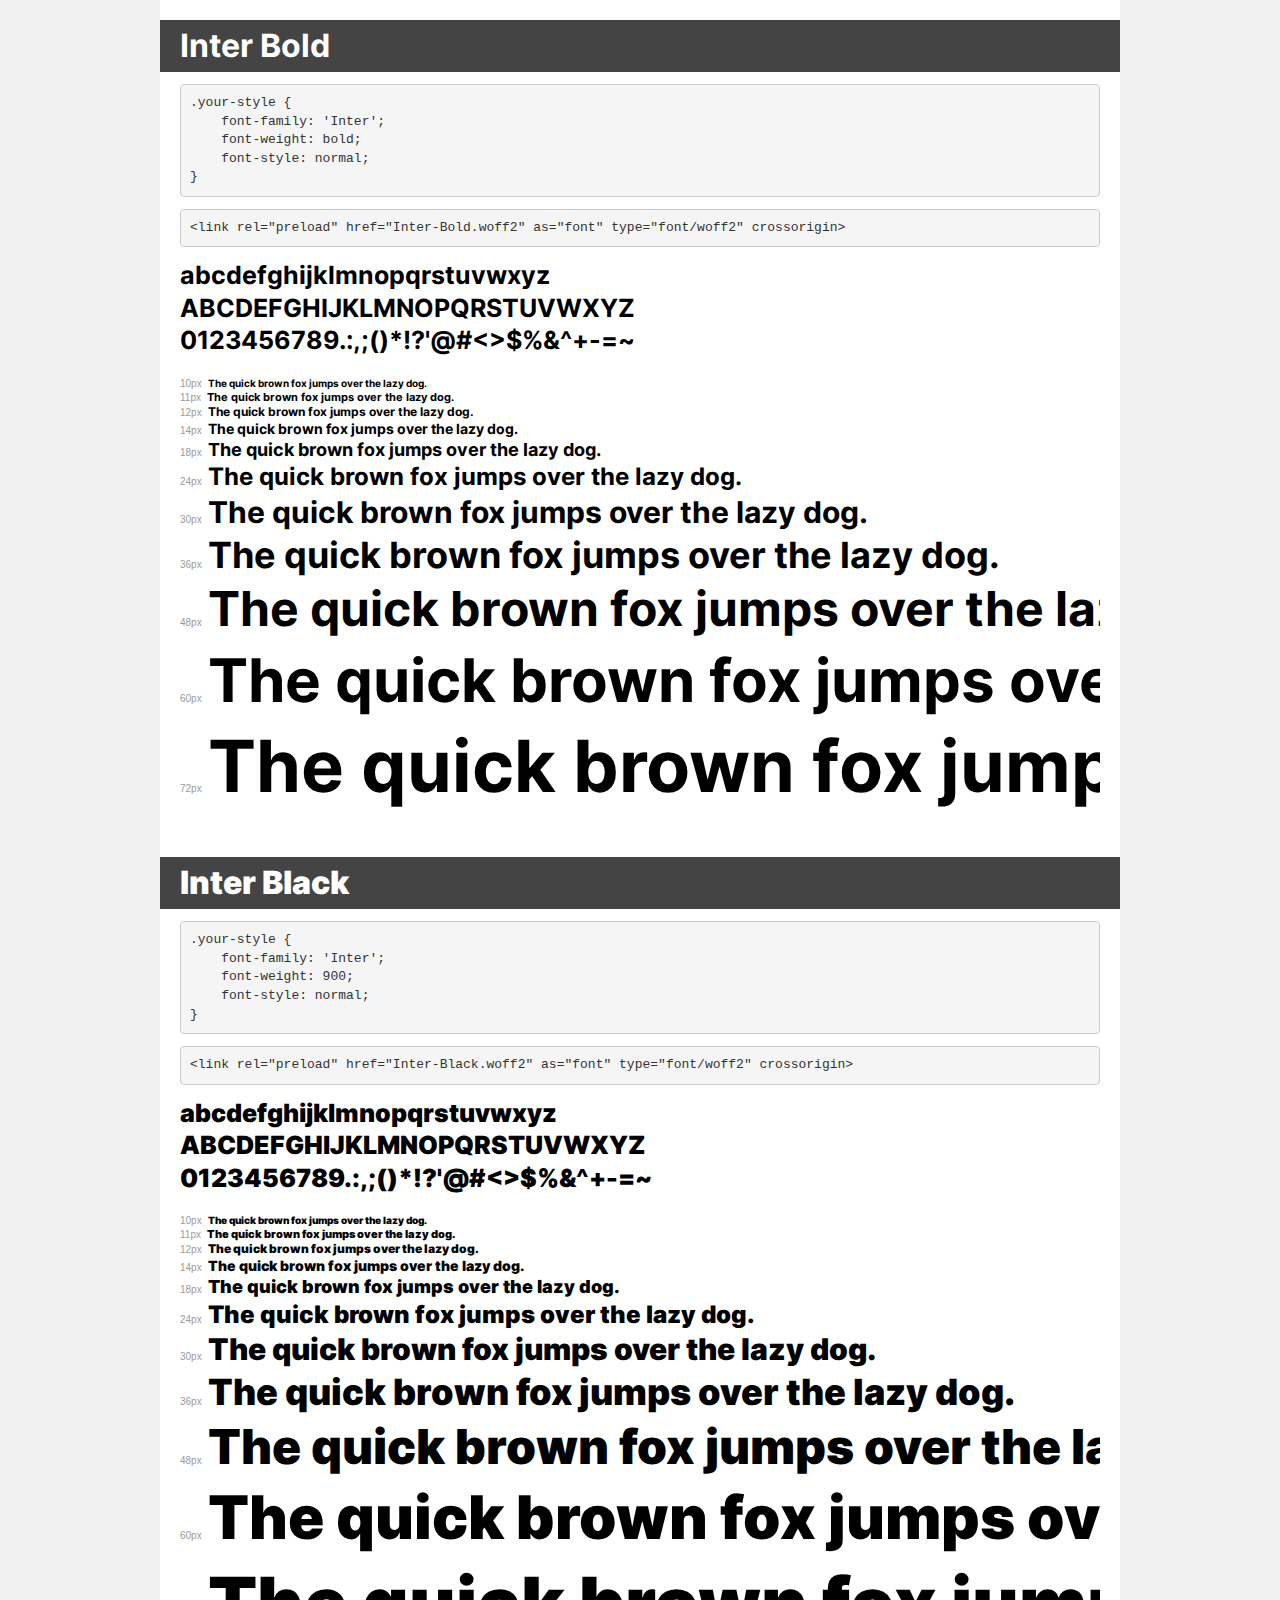
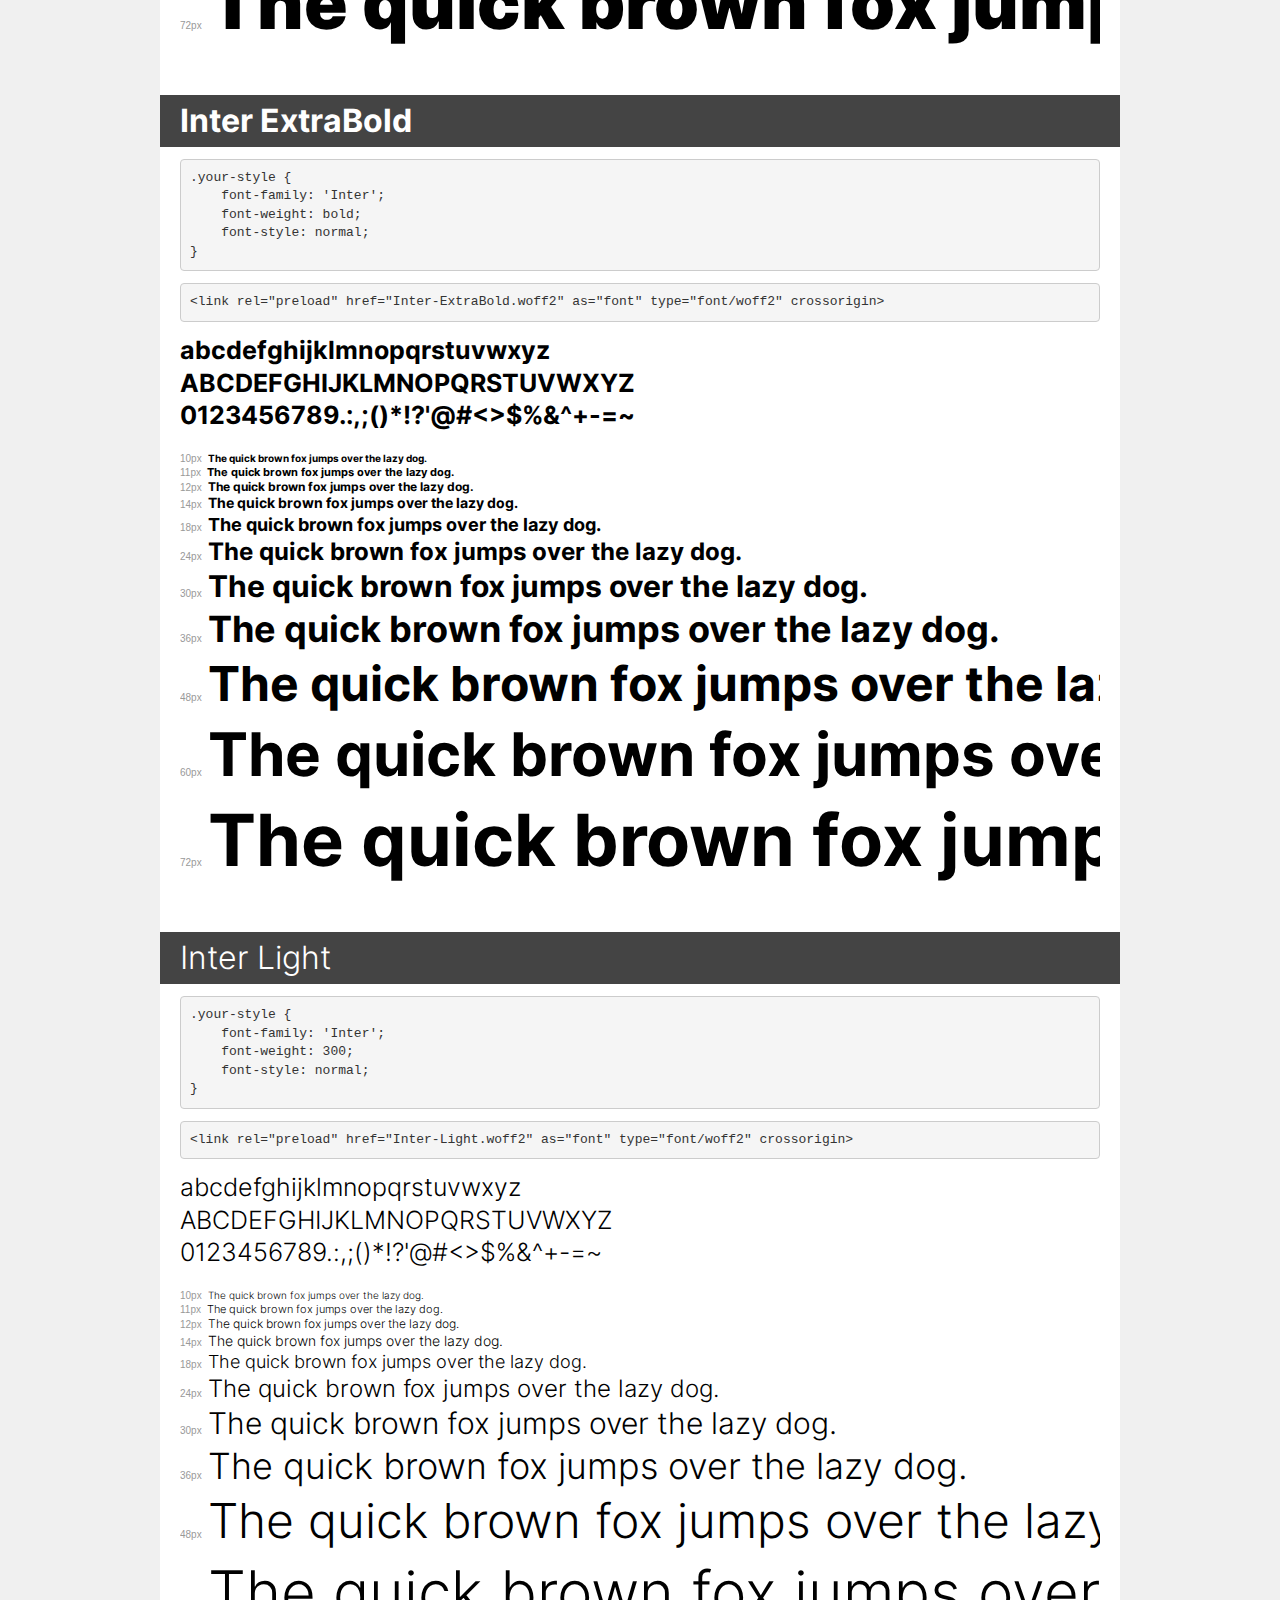
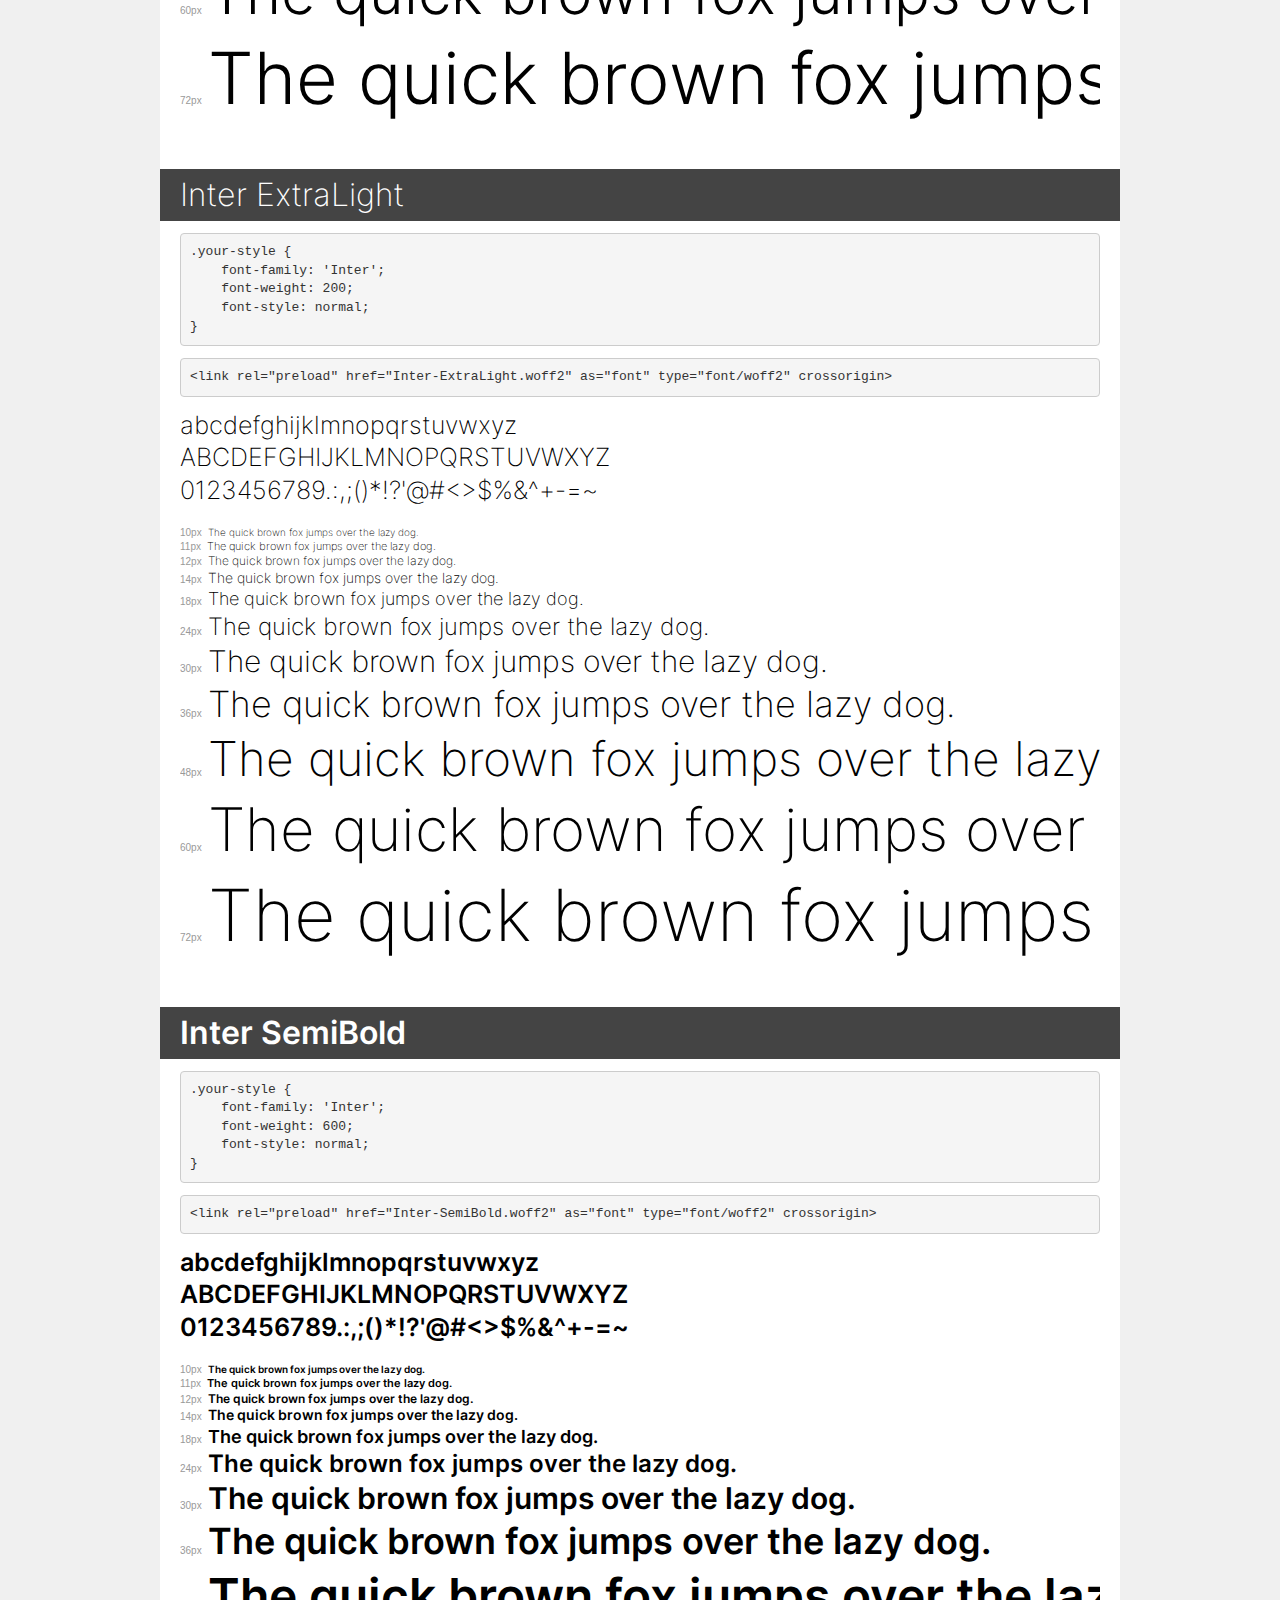
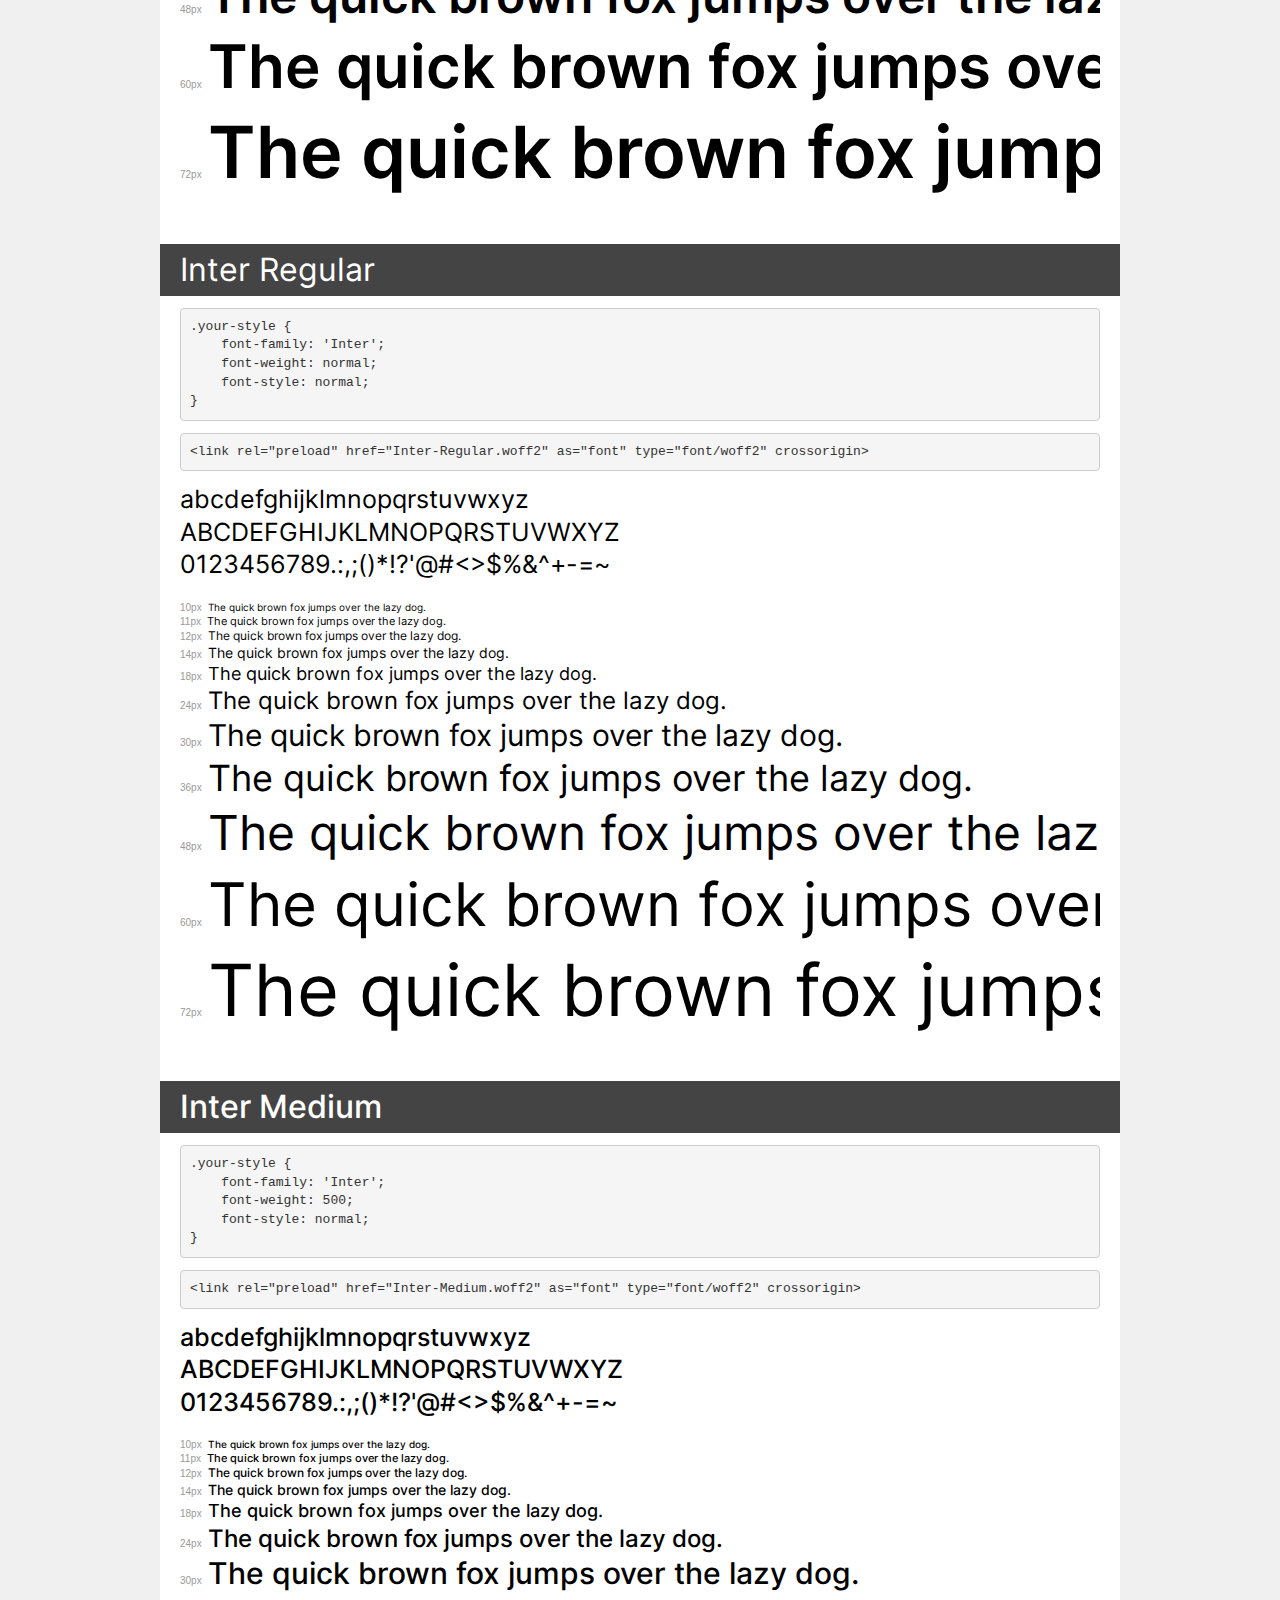
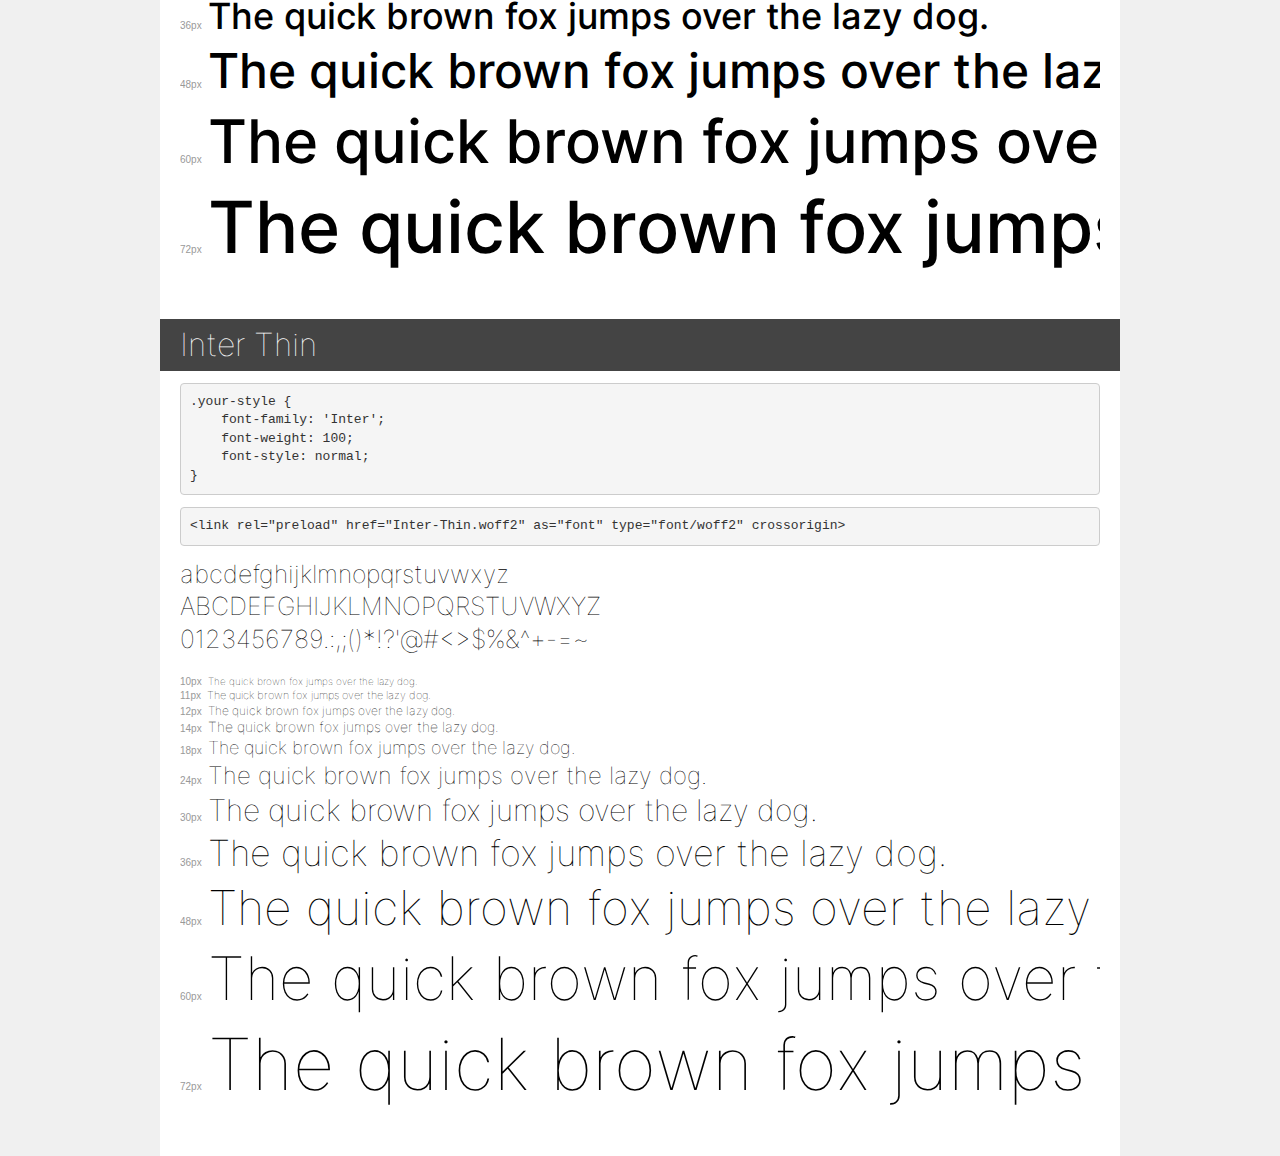
<file: src/main/resources/static/fonts/demo.html>
<!DOCTYPE html>
<html lang="en">
<head>
    <meta charset="utf-8">
    <meta http-equiv="X-UA-Compatible" content="IE=edge">
    <meta name="viewport" content="width=device-width, initial-scale=1">
    <meta name="robots" content="noindex, noarchive">
    <meta name="format-detection" content="telephone=no">
    <title>Transfonter demo</title>
    <link href="stylesheet.css" rel="stylesheet">
    <style>
        /*
        http://meyerweb.com/eric/tools/css/reset/
        v2.0 | 20110126
        License: none (public domain)
        */
        html, body, div, span, applet, object, iframe,
        h1, h2, h3, h4, h5, h6, p, blockquote, pre,
        a, abbr, acronym, address, big, cite, code,
        del, dfn, em, img, ins, kbd, q, s, samp,
        small, strike, strong, sub, sup, tt, var,
        b, u, i, center,
        dl, dt, dd, ol, ul, li,
        fieldset, form, label, legend,
        table, caption, tbody, tfoot, thead, tr, th, td,
        article, aside, canvas, details, embed,
        figure, figcaption, footer, header, hgroup,
        menu, nav, output, ruby, section, summary,
        time, mark, audio, video {
            margin: 0;
            padding: 0;
            border: 0;
            font-size: 100%;
            font: inherit;
            vertical-align: baseline;
        }
        /* HTML5 display-role reset for older browsers */
        article, aside, details, figcaption, figure,
        footer, header, hgroup, menu, nav, section {
            display: block;
        }
        body {
            line-height: 1;
        }
        ol, ul {
            list-style: none;
        }
        blockquote, q {
            quotes: none;
        }
        blockquote:before, blockquote:after,
        q:before, q:after {
            content: '';
            content: none;
        }
        table {
            border-collapse: collapse;
            border-spacing: 0;
        }
        /* demo styles */
        body {
            background: #f0f0f0;
            color: #000;
        }
        .page {
            background: #fff;
            width: 920px;
            margin: 0 auto;
            padding: 20px 20px 0 20px;
            overflow: hidden;
        }
        .font-container {
            overflow-x: auto;
            overflow-y: hidden;
            margin-bottom: 40px;
            line-height: 1.3;
            white-space: nowrap;
            padding-bottom: 5px;
        }
        h1 {
            position: relative;
            background: #444;
            font-size: 32px;
            color: #fff;
            padding: 10px 20px;
            margin: 0 -20px 12px -20px;
        }
        .letters {
            font-size: 25px;
            margin-bottom: 20px;
        }
        .s10:before {
            content: '10px';
        }
        .s11:before {
            content: '11px';
        }
        .s12:before {
            content: '12px';
        }
        .s14:before {
            content: '14px';
        }
        .s18:before {
            content: '18px';
        }
        .s24:before {
            content: '24px';
        }
        .s30:before {
            content: '30px';
        }
        .s36:before {
            content: '36px';
        }
        .s48:before {
            content: '48px';
        }
        .s60:before {
            content: '60px';
        }
        .s72:before {
            content: '72px';
        }
        .s10:before, .s11:before, .s12:before, .s14:before,
        .s18:before, .s24:before, .s30:before, .s36:before,
        .s48:before, .s60:before, .s72:before {
            font-family: Arial, sans-serif;
            font-size: 10px;
            font-weight: normal;
            font-style: normal;
            color: #999;
            padding-right: 6px;
        }
        pre {
            display: block;
            padding: 9px;
            margin: 0 0 12px;
            font-family: Monaco, Menlo, Consolas, "Courier New", monospace;
            font-size: 13px;
            line-height: 1.428571429;
            color: #333;
            font-weight: normal;
            font-style: normal;
            background-color: #f5f5f5;
            border: 1px solid #ccc;
            overflow-x: auto;
            border-radius: 4px;
        }
        /* responsive */
        @media (max-width: 959px) {
            .page {
                width: auto;
                margin: 0;
            }
        }
    </style>
</head>
<body>
<div class="page">
    <div class="demo">
        <h1 style="font-family: 'Inter'; font-weight: bold; font-style: normal;">Inter Bold</h1>
        <pre title="Usage">.your-style {
    font-family: 'Inter';
    font-weight: bold;
    font-style: normal;
}</pre>
        <pre title="Preload (optional)">
&lt;link rel=&quot;preload&quot; href=&quot;Inter-Bold.woff2&quot; as=&quot;font&quot; type=&quot;font/woff2&quot; crossorigin&gt;</pre>
        <div class="font-container" style="font-family: 'Inter'; font-weight: bold; font-style: normal;">
            <p class="letters">
                abcdefghijklmnopqrstuvwxyz<br>
ABCDEFGHIJKLMNOPQRSTUVWXYZ<br>
                0123456789.:,;()*!?'@#&lt;&gt;$%&^+-=~
            </p>
            <p class="s10" style="font-size: 10px;">The quick brown fox jumps over the lazy dog.</p>
            <p class="s11" style="font-size: 11px;">The quick brown fox jumps over the lazy dog.</p>
            <p class="s12" style="font-size: 12px;">The quick brown fox jumps over the lazy dog.</p>
            <p class="s14" style="font-size: 14px;">The quick brown fox jumps over the lazy dog.</p>
            <p class="s18" style="font-size: 18px;">The quick brown fox jumps over the lazy dog.</p>
            <p class="s24" style="font-size: 24px;">The quick brown fox jumps over the lazy dog.</p>
            <p class="s30" style="font-size: 30px;">The quick brown fox jumps over the lazy dog.</p>
            <p class="s36" style="font-size: 36px;">The quick brown fox jumps over the lazy dog.</p>
            <p class="s48" style="font-size: 48px;">The quick brown fox jumps over the lazy dog.</p>
            <p class="s60" style="font-size: 60px;">The quick brown fox jumps over the lazy dog.</p>
            <p class="s72" style="font-size: 72px;">The quick brown fox jumps over the lazy dog.</p>
        </div>
    </div>

    <div class="demo">
        <h1 style="font-family: 'Inter'; font-weight: 900; font-style: normal;">Inter Black</h1>
        <pre title="Usage">.your-style {
    font-family: 'Inter';
    font-weight: 900;
    font-style: normal;
}</pre>
        <pre title="Preload (optional)">
&lt;link rel=&quot;preload&quot; href=&quot;Inter-Black.woff2&quot; as=&quot;font&quot; type=&quot;font/woff2&quot; crossorigin&gt;</pre>
        <div class="font-container" style="font-family: 'Inter'; font-weight: 900; font-style: normal;">
            <p class="letters">
                abcdefghijklmnopqrstuvwxyz<br>
ABCDEFGHIJKLMNOPQRSTUVWXYZ<br>
                0123456789.:,;()*!?'@#&lt;&gt;$%&^+-=~
            </p>
            <p class="s10" style="font-size: 10px;">The quick brown fox jumps over the lazy dog.</p>
            <p class="s11" style="font-size: 11px;">The quick brown fox jumps over the lazy dog.</p>
            <p class="s12" style="font-size: 12px;">The quick brown fox jumps over the lazy dog.</p>
            <p class="s14" style="font-size: 14px;">The quick brown fox jumps over the lazy dog.</p>
            <p class="s18" style="font-size: 18px;">The quick brown fox jumps over the lazy dog.</p>
            <p class="s24" style="font-size: 24px;">The quick brown fox jumps over the lazy dog.</p>
            <p class="s30" style="font-size: 30px;">The quick brown fox jumps over the lazy dog.</p>
            <p class="s36" style="font-size: 36px;">The quick brown fox jumps over the lazy dog.</p>
            <p class="s48" style="font-size: 48px;">The quick brown fox jumps over the lazy dog.</p>
            <p class="s60" style="font-size: 60px;">The quick brown fox jumps over the lazy dog.</p>
            <p class="s72" style="font-size: 72px;">The quick brown fox jumps over the lazy dog.</p>
        </div>
    </div>

    <div class="demo">
        <h1 style="font-family: 'Inter'; font-weight: bold; font-style: normal;">Inter ExtraBold</h1>
        <pre title="Usage">.your-style {
    font-family: 'Inter';
    font-weight: bold;
    font-style: normal;
}</pre>
        <pre title="Preload (optional)">
&lt;link rel=&quot;preload&quot; href=&quot;Inter-ExtraBold.woff2&quot; as=&quot;font&quot; type=&quot;font/woff2&quot; crossorigin&gt;</pre>
        <div class="font-container" style="font-family: 'Inter'; font-weight: bold; font-style: normal;">
            <p class="letters">
                abcdefghijklmnopqrstuvwxyz<br>
ABCDEFGHIJKLMNOPQRSTUVWXYZ<br>
                0123456789.:,;()*!?'@#&lt;&gt;$%&^+-=~
            </p>
            <p class="s10" style="font-size: 10px;">The quick brown fox jumps over the lazy dog.</p>
            <p class="s11" style="font-size: 11px;">The quick brown fox jumps over the lazy dog.</p>
            <p class="s12" style="font-size: 12px;">The quick brown fox jumps over the lazy dog.</p>
            <p class="s14" style="font-size: 14px;">The quick brown fox jumps over the lazy dog.</p>
            <p class="s18" style="font-size: 18px;">The quick brown fox jumps over the lazy dog.</p>
            <p class="s24" style="font-size: 24px;">The quick brown fox jumps over the lazy dog.</p>
            <p class="s30" style="font-size: 30px;">The quick brown fox jumps over the lazy dog.</p>
            <p class="s36" style="font-size: 36px;">The quick brown fox jumps over the lazy dog.</p>
            <p class="s48" style="font-size: 48px;">The quick brown fox jumps over the lazy dog.</p>
            <p class="s60" style="font-size: 60px;">The quick brown fox jumps over the lazy dog.</p>
            <p class="s72" style="font-size: 72px;">The quick brown fox jumps over the lazy dog.</p>
        </div>
    </div>

    <div class="demo">
        <h1 style="font-family: 'Inter'; font-weight: 300; font-style: normal;">Inter Light</h1>
        <pre title="Usage">.your-style {
    font-family: 'Inter';
    font-weight: 300;
    font-style: normal;
}</pre>
        <pre title="Preload (optional)">
&lt;link rel=&quot;preload&quot; href=&quot;Inter-Light.woff2&quot; as=&quot;font&quot; type=&quot;font/woff2&quot; crossorigin&gt;</pre>
        <div class="font-container" style="font-family: 'Inter'; font-weight: 300; font-style: normal;">
            <p class="letters">
                abcdefghijklmnopqrstuvwxyz<br>
ABCDEFGHIJKLMNOPQRSTUVWXYZ<br>
                0123456789.:,;()*!?'@#&lt;&gt;$%&^+-=~
            </p>
            <p class="s10" style="font-size: 10px;">The quick brown fox jumps over the lazy dog.</p>
            <p class="s11" style="font-size: 11px;">The quick brown fox jumps over the lazy dog.</p>
            <p class="s12" style="font-size: 12px;">The quick brown fox jumps over the lazy dog.</p>
            <p class="s14" style="font-size: 14px;">The quick brown fox jumps over the lazy dog.</p>
            <p class="s18" style="font-size: 18px;">The quick brown fox jumps over the lazy dog.</p>
            <p class="s24" style="font-size: 24px;">The quick brown fox jumps over the lazy dog.</p>
            <p class="s30" style="font-size: 30px;">The quick brown fox jumps over the lazy dog.</p>
            <p class="s36" style="font-size: 36px;">The quick brown fox jumps over the lazy dog.</p>
            <p class="s48" style="font-size: 48px;">The quick brown fox jumps over the lazy dog.</p>
            <p class="s60" style="font-size: 60px;">The quick brown fox jumps over the lazy dog.</p>
            <p class="s72" style="font-size: 72px;">The quick brown fox jumps over the lazy dog.</p>
        </div>
    </div>

    <div class="demo">
        <h1 style="font-family: 'Inter'; font-weight: 200; font-style: normal;">Inter ExtraLight</h1>
        <pre title="Usage">.your-style {
    font-family: 'Inter';
    font-weight: 200;
    font-style: normal;
}</pre>
        <pre title="Preload (optional)">
&lt;link rel=&quot;preload&quot; href=&quot;Inter-ExtraLight.woff2&quot; as=&quot;font&quot; type=&quot;font/woff2&quot; crossorigin&gt;</pre>
        <div class="font-container" style="font-family: 'Inter'; font-weight: 200; font-style: normal;">
            <p class="letters">
                abcdefghijklmnopqrstuvwxyz<br>
ABCDEFGHIJKLMNOPQRSTUVWXYZ<br>
                0123456789.:,;()*!?'@#&lt;&gt;$%&^+-=~
            </p>
            <p class="s10" style="font-size: 10px;">The quick brown fox jumps over the lazy dog.</p>
            <p class="s11" style="font-size: 11px;">The quick brown fox jumps over the lazy dog.</p>
            <p class="s12" style="font-size: 12px;">The quick brown fox jumps over the lazy dog.</p>
            <p class="s14" style="font-size: 14px;">The quick brown fox jumps over the lazy dog.</p>
            <p class="s18" style="font-size: 18px;">The quick brown fox jumps over the lazy dog.</p>
            <p class="s24" style="font-size: 24px;">The quick brown fox jumps over the lazy dog.</p>
            <p class="s30" style="font-size: 30px;">The quick brown fox jumps over the lazy dog.</p>
            <p class="s36" style="font-size: 36px;">The quick brown fox jumps over the lazy dog.</p>
            <p class="s48" style="font-size: 48px;">The quick brown fox jumps over the lazy dog.</p>
            <p class="s60" style="font-size: 60px;">The quick brown fox jumps over the lazy dog.</p>
            <p class="s72" style="font-size: 72px;">The quick brown fox jumps over the lazy dog.</p>
        </div>
    </div>

    <div class="demo">
        <h1 style="font-family: 'Inter'; font-weight: 600; font-style: normal;">Inter SemiBold</h1>
        <pre title="Usage">.your-style {
    font-family: 'Inter';
    font-weight: 600;
    font-style: normal;
}</pre>
        <pre title="Preload (optional)">
&lt;link rel=&quot;preload&quot; href=&quot;Inter-SemiBold.woff2&quot; as=&quot;font&quot; type=&quot;font/woff2&quot; crossorigin&gt;</pre>
        <div class="font-container" style="font-family: 'Inter'; font-weight: 600; font-style: normal;">
            <p class="letters">
                abcdefghijklmnopqrstuvwxyz<br>
ABCDEFGHIJKLMNOPQRSTUVWXYZ<br>
                0123456789.:,;()*!?'@#&lt;&gt;$%&^+-=~
            </p>
            <p class="s10" style="font-size: 10px;">The quick brown fox jumps over the lazy dog.</p>
            <p class="s11" style="font-size: 11px;">The quick brown fox jumps over the lazy dog.</p>
            <p class="s12" style="font-size: 12px;">The quick brown fox jumps over the lazy dog.</p>
            <p class="s14" style="font-size: 14px;">The quick brown fox jumps over the lazy dog.</p>
            <p class="s18" style="font-size: 18px;">The quick brown fox jumps over the lazy dog.</p>
            <p class="s24" style="font-size: 24px;">The quick brown fox jumps over the lazy dog.</p>
            <p class="s30" style="font-size: 30px;">The quick brown fox jumps over the lazy dog.</p>
            <p class="s36" style="font-size: 36px;">The quick brown fox jumps over the lazy dog.</p>
            <p class="s48" style="font-size: 48px;">The quick brown fox jumps over the lazy dog.</p>
            <p class="s60" style="font-size: 60px;">The quick brown fox jumps over the lazy dog.</p>
            <p class="s72" style="font-size: 72px;">The quick brown fox jumps over the lazy dog.</p>
        </div>
    </div>

    <div class="demo">
        <h1 style="font-family: 'Inter'; font-weight: normal; font-style: normal;">Inter Regular</h1>
        <pre title="Usage">.your-style {
    font-family: 'Inter';
    font-weight: normal;
    font-style: normal;
}</pre>
        <pre title="Preload (optional)">
&lt;link rel=&quot;preload&quot; href=&quot;Inter-Regular.woff2&quot; as=&quot;font&quot; type=&quot;font/woff2&quot; crossorigin&gt;</pre>
        <div class="font-container" style="font-family: 'Inter'; font-weight: normal; font-style: normal;">
            <p class="letters">
                abcdefghijklmnopqrstuvwxyz<br>
ABCDEFGHIJKLMNOPQRSTUVWXYZ<br>
                0123456789.:,;()*!?'@#&lt;&gt;$%&^+-=~
            </p>
            <p class="s10" style="font-size: 10px;">The quick brown fox jumps over the lazy dog.</p>
            <p class="s11" style="font-size: 11px;">The quick brown fox jumps over the lazy dog.</p>
            <p class="s12" style="font-size: 12px;">The quick brown fox jumps over the lazy dog.</p>
            <p class="s14" style="font-size: 14px;">The quick brown fox jumps over the lazy dog.</p>
            <p class="s18" style="font-size: 18px;">The quick brown fox jumps over the lazy dog.</p>
            <p class="s24" style="font-size: 24px;">The quick brown fox jumps over the lazy dog.</p>
            <p class="s30" style="font-size: 30px;">The quick brown fox jumps over the lazy dog.</p>
            <p class="s36" style="font-size: 36px;">The quick brown fox jumps over the lazy dog.</p>
            <p class="s48" style="font-size: 48px;">The quick brown fox jumps over the lazy dog.</p>
            <p class="s60" style="font-size: 60px;">The quick brown fox jumps over the lazy dog.</p>
            <p class="s72" style="font-size: 72px;">The quick brown fox jumps over the lazy dog.</p>
        </div>
    </div>

    <div class="demo">
        <h1 style="font-family: 'Inter'; font-weight: 500; font-style: normal;">Inter Medium</h1>
        <pre title="Usage">.your-style {
    font-family: 'Inter';
    font-weight: 500;
    font-style: normal;
}</pre>
        <pre title="Preload (optional)">
&lt;link rel=&quot;preload&quot; href=&quot;Inter-Medium.woff2&quot; as=&quot;font&quot; type=&quot;font/woff2&quot; crossorigin&gt;</pre>
        <div class="font-container" style="font-family: 'Inter'; font-weight: 500; font-style: normal;">
            <p class="letters">
                abcdefghijklmnopqrstuvwxyz<br>
ABCDEFGHIJKLMNOPQRSTUVWXYZ<br>
                0123456789.:,;()*!?'@#&lt;&gt;$%&^+-=~
            </p>
            <p class="s10" style="font-size: 10px;">The quick brown fox jumps over the lazy dog.</p>
            <p class="s11" style="font-size: 11px;">The quick brown fox jumps over the lazy dog.</p>
            <p class="s12" style="font-size: 12px;">The quick brown fox jumps over the lazy dog.</p>
            <p class="s14" style="font-size: 14px;">The quick brown fox jumps over the lazy dog.</p>
            <p class="s18" style="font-size: 18px;">The quick brown fox jumps over the lazy dog.</p>
            <p class="s24" style="font-size: 24px;">The quick brown fox jumps over the lazy dog.</p>
            <p class="s30" style="font-size: 30px;">The quick brown fox jumps over the lazy dog.</p>
            <p class="s36" style="font-size: 36px;">The quick brown fox jumps over the lazy dog.</p>
            <p class="s48" style="font-size: 48px;">The quick brown fox jumps over the lazy dog.</p>
            <p class="s60" style="font-size: 60px;">The quick brown fox jumps over the lazy dog.</p>
            <p class="s72" style="font-size: 72px;">The quick brown fox jumps over the lazy dog.</p>
        </div>
    </div>

    <div class="demo">
        <h1 style="font-family: 'Inter'; font-weight: 100; font-style: normal;">Inter Thin</h1>
        <pre title="Usage">.your-style {
    font-family: 'Inter';
    font-weight: 100;
    font-style: normal;
}</pre>
        <pre title="Preload (optional)">
&lt;link rel=&quot;preload&quot; href=&quot;Inter-Thin.woff2&quot; as=&quot;font&quot; type=&quot;font/woff2&quot; crossorigin&gt;</pre>
        <div class="font-container" style="font-family: 'Inter'; font-weight: 100; font-style: normal;">
            <p class="letters">
                abcdefghijklmnopqrstuvwxyz<br>
ABCDEFGHIJKLMNOPQRSTUVWXYZ<br>
                0123456789.:,;()*!?'@#&lt;&gt;$%&^+-=~
            </p>
            <p class="s10" style="font-size: 10px;">The quick brown fox jumps over the lazy dog.</p>
            <p class="s11" style="font-size: 11px;">The quick brown fox jumps over the lazy dog.</p>
            <p class="s12" style="font-size: 12px;">The quick brown fox jumps over the lazy dog.</p>
            <p class="s14" style="font-size: 14px;">The quick brown fox jumps over the lazy dog.</p>
            <p class="s18" style="font-size: 18px;">The quick brown fox jumps over the lazy dog.</p>
            <p class="s24" style="font-size: 24px;">The quick brown fox jumps over the lazy dog.</p>
            <p class="s30" style="font-size: 30px;">The quick brown fox jumps over the lazy dog.</p>
            <p class="s36" style="font-size: 36px;">The quick brown fox jumps over the lazy dog.</p>
            <p class="s48" style="font-size: 48px;">The quick brown fox jumps over the lazy dog.</p>
            <p class="s60" style="font-size: 60px;">The quick brown fox jumps over the lazy dog.</p>
            <p class="s72" style="font-size: 72px;">The quick brown fox jumps over the lazy dog.</p>
        </div>
    </div>

</div>
</body>
</html>
</file>
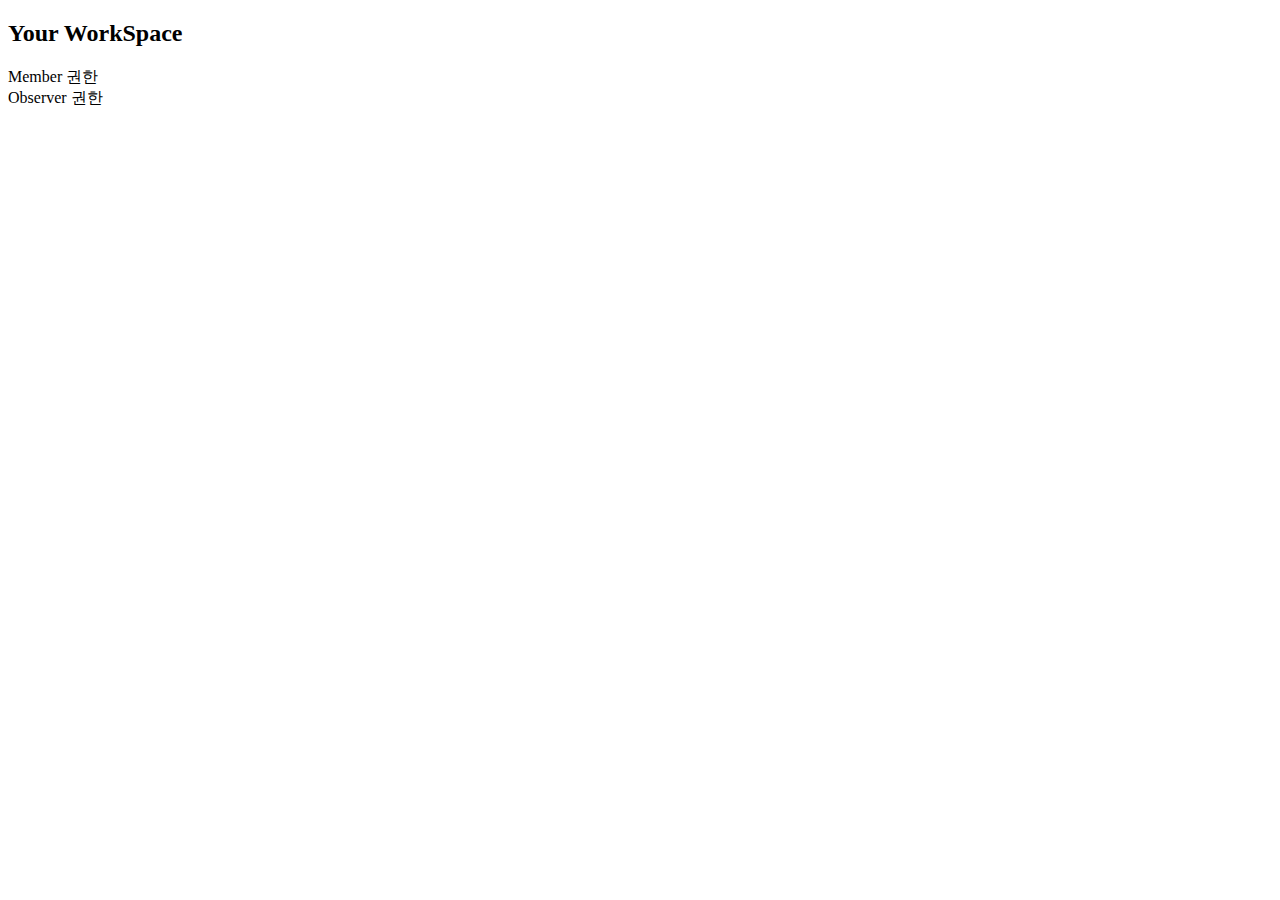
<file: src/main/resources/templates/include/main.html>
<!DOCTYPE HTML>
<html xmlns:th="http://www.thymeleaf.org">
<th:block th:fragment="main(container)">

<!-- (sideBar board) 보드 진입시 메인 보드 -->
<div class="container" id="mainBoardPage">
	<div class="container">
		<h2 class="main-title">Your WorkSpace</h2>

		<div class="sub-title">
			<span>Member 권한</span>
		</div>
		<div class="row stat-cards" id="memberWorkspace">
			<!-- Member 권한으로 들어가있는 팀 리스트 -->
		</div>

		<div class="sub-title">
			<span>Observer 권한</span>
		</div>
		<div class="row stat-cards" id="observerWorkspace">
			<!-- Observer 권한으로 들어가있는 팀 리스트 -->
		</div>

	</div>
</div>

</th:block>
</file>
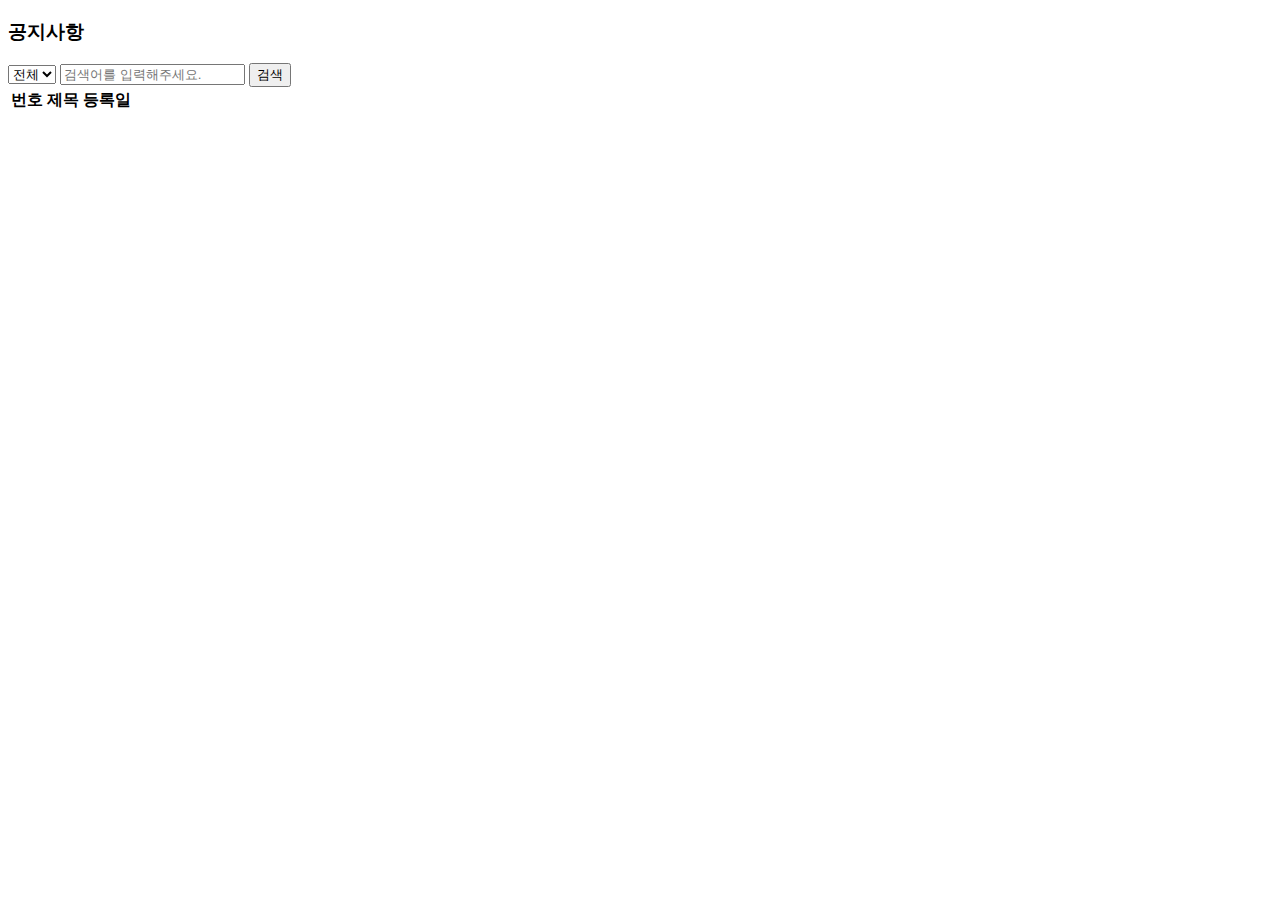
<file: src/main/resources/templates/include/notice.html>
<!DOCTYPE HTML>
<html xmlns:th="http://www.thymeleaf.org">
<th:block th:fragment="notice(container)">
<style>
	@import	url('https://fonts.googleapis.com/css2?family=Nanum+Gothic+Coding&display=swap');
</style>

	<!-- notice 페이지 -->
	<div class="container notice-font" id="mainBoardPage">
		<div class="notice-container">

			<section class="notice" id="noticePage">
				<div class="page-title">
					<div class="container">
						<h3>공지사항</h3>
					</div>
				</div>

				<!-- board seach area -->
				<div id="notice-search">
					<div class="container">
						<div class="search-window">
							<form name="search-form-notice" autocomplete="off" onsubmit="return false">
								<div class="search-wrap">
									<select class="notice-option" id="notice-option">
										<option value="all">전체</option>
										<option value="title">제목</option>
										<option value="content">내용</option>
									</select> <input id="search-keyword" type="search" name="" placeholder="검색어를 입력해주세요.">
									<button type="button" onclick="getSearchList();" class="btn notice-btn-dark">검색</button>
								</div>
							</form>
						</div>
					</div>
				</div>

				<!-- notice list area -->
				<div class="container">
					<table class="notice-table">
						<thead>
							<tr class="notice-table-tr">
								<th scope="col" class="th-num">번호</th>
								<th scope="col" class="th-title">제목</th>
								<th scope="col" class="th-date">등록일</th>
							</tr>
						</thead>
						<tbody id="ajaxNoticeList">
							<!-- 공지사항 여기들어옴 -->
						</tbody>
					</table>
				</div>

				<!-- pagination -->
				<div class="page">
					<ul id="user_pagination">
						<!-- 페이지네이션 여기들어옴 -->
					</ul>
				</div>
				<!-- //pagination -->
			
			</section>
		</div>
	</div>
	<script th:inline="javascript">
		
		
	</script>

</th:block>
</file>
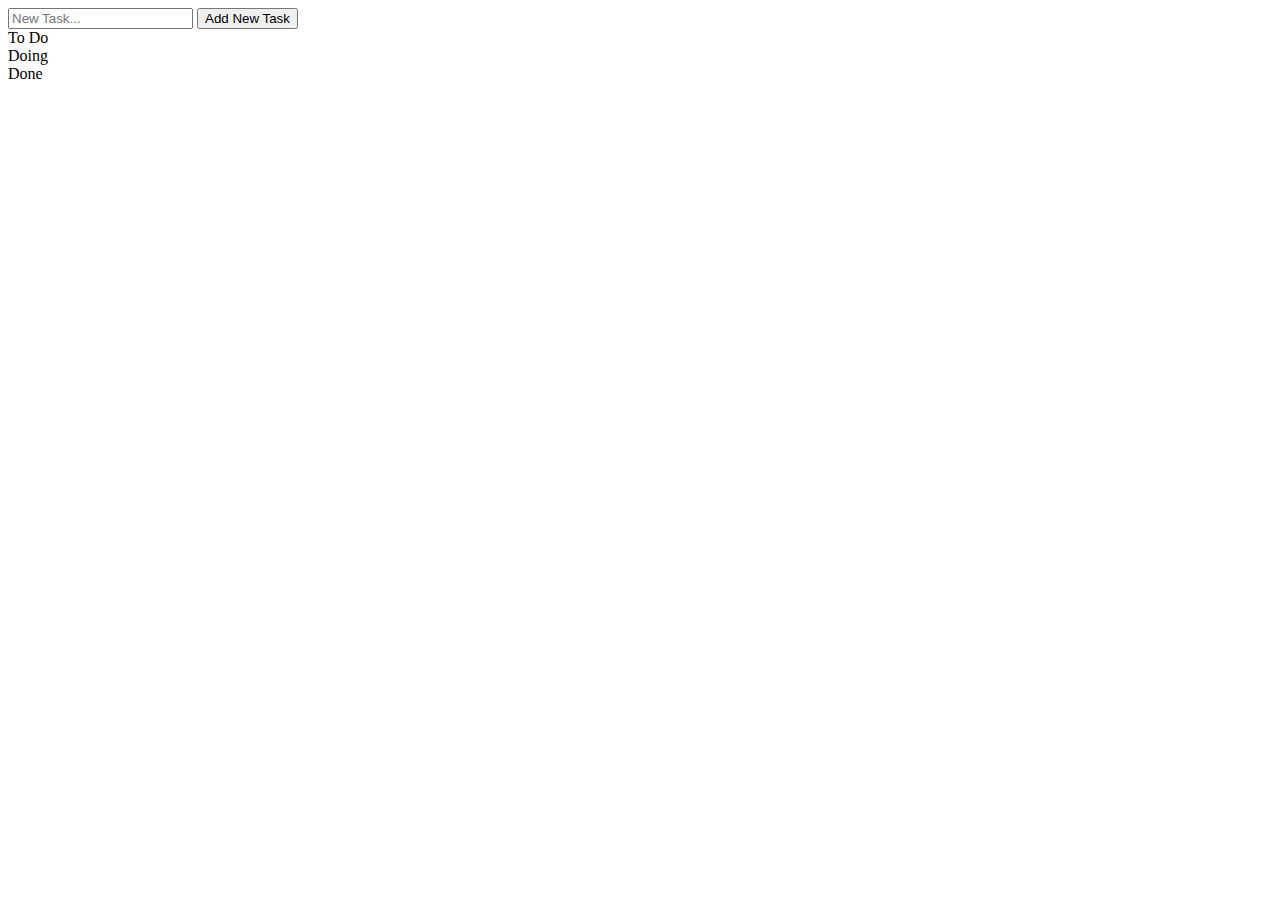
<file: src/main/resources/templates/include/task.html>
<!DOCTYPE HTML>
<html xmlns:th="http://www.thymeleaf.org">

<th:block th:fragment="task(container)">

	<!-- (sideBar team/project) 팀/프로젝트 보드 리스트 -->
	<div class="container" id="teamProjectBoard">

		<!-- 보드 상단 타이틀과 task 추가 기능 -->
		<div class="main-title main-board">
			<div class="boardTitle">
				<!-- 보드의 이름 (팀이나 프로젝트 명) -->
				<span id="boardName"></span>
			</div>

			<form action="addTask" method="post" class="addTaskBox">
				<input class="addTask" type="text" id="taskText" placeholder="New Task..." required>
				<button type="submit" class="btn btn-outline-primary addTaskBtn">Add New Task</button>
				<div class="addTaskValue"></div>
			</form>
		</div>
		<!-- 보드 상단 타이틀과 task 추가 기능 끝 -->

		<!-- 보드 리스트 부분 -->
		<div class="listBox stat-cards ">
			<!-- todo section -->
			<section class="list col" id="to-do">
				<header>To Do</header>
				<span id="to-do-content"> 
				</span>
			</section>

			<!-- doing section -->
			<section class="list col" id="doing">
				<header>Doing</header>
				<span id="doing-content"> 
				</span>
			</section>

			<!-- done sction -->
			<section class="list col" id="done">
				<header>Done</header>
				<span id="done-content"> 
				</span>
			</section>
		</div>
		<!-- 보드 리스트 부분 끝 -->
	</div>

</th:block>
</file>
<file: src/main/resources/static/fonts/stylesheet.css>
@font-face {
    font-family: 'Inter';
    src: url('Inter-Thin.woff2') format('woff2');
    font-weight: 100;
    font-style: normal;
    font-display: swap;
}

@font-face {
    font-family: 'Inter';
    src: url('Inter-ExtraLight.woff2') format('woff2');
    font-weight: 200;
    font-style: normal;
    font-display: swap;
}

@font-face {
    font-family: 'Inter';
    src: url('Inter-Light.woff2') format('woff2');
    font-weight: 300;
    font-style: normal;
    font-display: swap;
}

@font-face {
    font-family: 'Inter';
    src: url('Inter-Regular.woff2') format('woff2');
    font-weight: 400;
    font-style: normal;
    font-display: swap;
}

@font-face {
    font-family: 'Inter';
    src: url('Inter-Medium.woff2') format('woff2');
    font-weight: 500;
    font-style: normal;
    font-display: swap;
}

@font-face {
    font-family: 'Inter';
    src: url('Inter-SemiBold.woff2') format('woff2');
    font-weight: 600;
    font-style: normal;
    font-display: swap;
}

@font-face {
    font-family: 'Inter';
    src: url('Inter-Bold.woff2') format('woff2');
    font-weight: 700;
    font-style: normal;
    font-display: swap;
}

@font-face {
    font-family: 'Inter';
    src: url('Inter-ExtraBold.woff2') format('woff2');
    font-weight: 800;
    font-style: normal;
    font-display: swap;
}

@font-face {
    font-family: 'Inter';
    src: url('Inter-Black.woff2') format('woff2');
    font-weight: 900;
    font-style: normal;
    font-display: swap;
}
</file>
